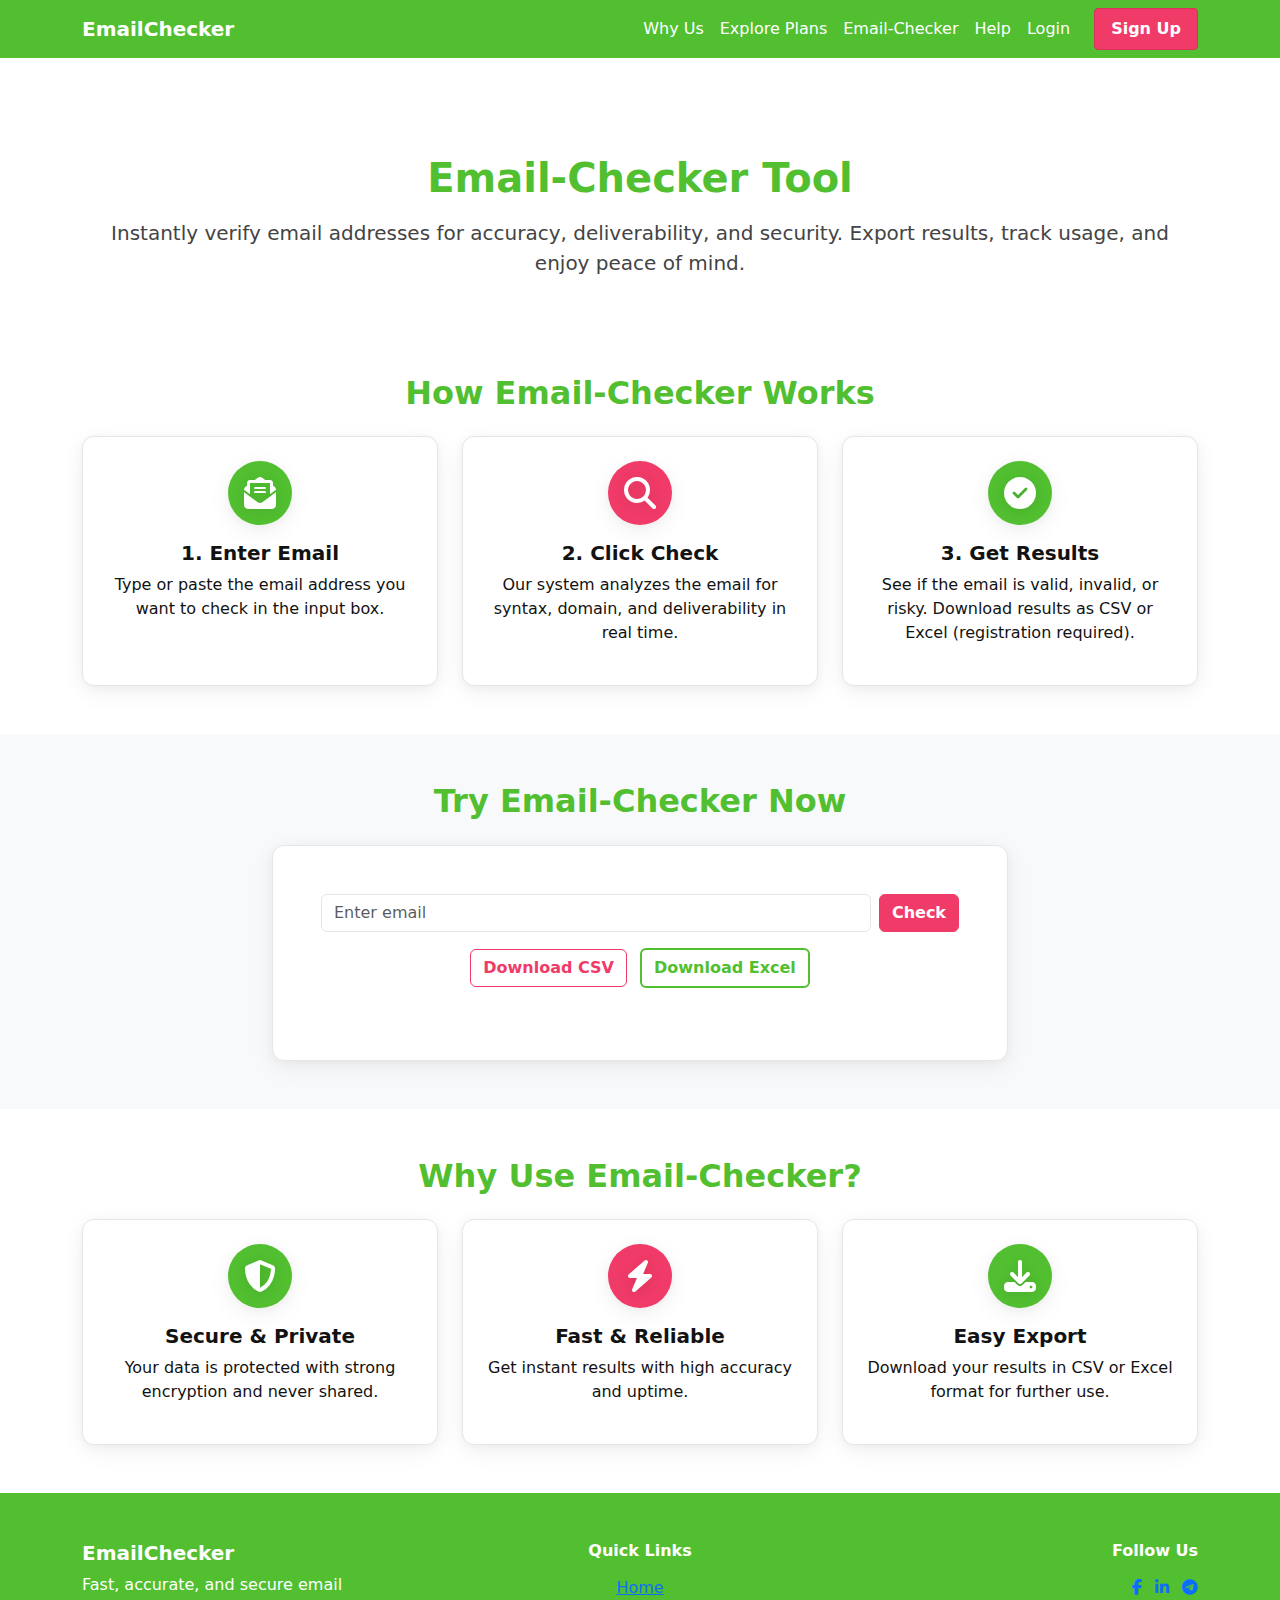
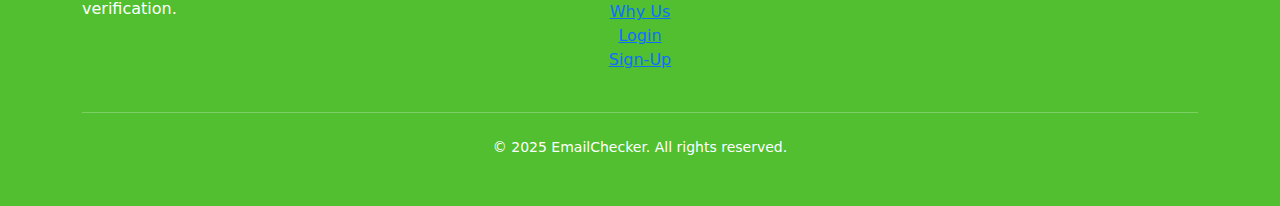
<file: email-checker.html>
<!DOCTYPE html>
<html lang="en">
<head>
  <meta charset="UTF-8">
  <title>Email-Checker | Email Checker</title>
  <meta name="viewport" content="width=device-width, initial-scale=1">
  <!-- Bootstrap CDN -->
  <link href="https://cdn.jsdelivr.net/npm/bootstrap@5.3.0/dist/css/bootstrap.min.css" rel="stylesheet">
  <!-- Font Awesome CDN -->
  <link rel="stylesheet" href="https://cdnjs.cloudflare.com/ajax/libs/font-awesome/6.4.2/css/all.min.css">
  <link rel="stylesheet" href="css/index.css">
  <link rel="stylesheet" href="css/body.css">
  <link rel="stylesheet" href="css/utill.css">
</head>
<body>
  <!-- Navbar -->
  <nav class="navbar navbar-expand-lg">
    <div class="container">
      <a class="navbar-brand fw-bold text-white" href="index.html">EmailChecker</a>
      <button class="navbar-toggler" type="button" data-bs-toggle="collapse" data-bs-target="#mainNav">
        <span class="navbar-toggler-icon"></span>
      </button>
      <div class="collapse navbar-collapse" id="mainNav">
        <ul class="navbar-nav ms-auto align-items-lg-center">
          <li class="nav-item"><a class="nav-link text-white" href="why_us.html">Why Us</a></li>
          <li class="nav-item"><a class="nav-link text-white" href="explore_plans.html">Explore Plans</a></li>
          <li class="nav-item"><a class="nav-link text-white active" href="#">Email-Checker</a></li>
          <li class="nav-item"><a class="nav-link text-white" href="#">Help</a></li>
          <li class="nav-item"><a class="nav-link text-white" href="#">Login</a></li>
          <li class="nav-item ms-lg-3"><a class="btn btn-accent" href="#">Sign Up</a></li>
        </ul>
      </div>
    </div>
  </nav>

  <!-- Hero Section -->
  <section class="hero text-center py-5 mt-5">
    <div class="container">
      <h1 class="fw-bold mb-3" style="color: var(--color-30);">Email-Checker Tool</h1>
      <p class="lead mb-0" style="color: #444;">
        Instantly verify email addresses for accuracy, deliverability, and security. Export results, track usage, and enjoy peace of mind.
      </p>
    </div>
  </section>

  <!-- How It Works -->
  <section class="section text-center">
    <div class="container">
      <h2 class="fw-bold mb-4">How Email-Checker Works</h2>
      <div class="row g-4 justify-content-center">
        <div class="col-md-4">
          <div class="section-card p-4 h-100">
            <div class="feature-icon mb-3 bg-30">
              <i class="fa-solid fa-envelope-open-text good-bet-icon"></i>
            </div>
            <h5 class="fw-bold">1. Enter Email</h5>
            <p>Type or paste the email address you want to check in the input box.</p>
          </div>
        </div>
        <div class="col-md-4">
          <div class="section-card p-4 h-100">
            <div class="feature-icon mb-3 bg-10">
              <i class="fa-solid fa-magnifying-glass good-bet-icon"></i>
            </div>
            <h5 class="fw-bold">2. Click Check</h5>
            <p>Our system analyzes the email for syntax, domain, and deliverability in real time.</p>
          </div>
        </div>
        <div class="col-md-4">
          <div class="section-card p-4 h-100">
            <div class="feature-icon mb-3 bg-30">
              <i class="fa-solid fa-circle-check good-bet-icon"></i>
            </div>
            <h5 class="fw-bold">3. Get Results</h5>
            <p>See if the email is valid, invalid, or risky. Download results as CSV or Excel (registration required).</p>
          </div>
        </div>
      </div>
    </div>
  </section>

  <!-- Live Demo Section -->
  <section class="section bg-light py-5">
    <div class="container">
      <h2 class="fw-bold mb-4 text-center" style="color: var(--color-30);">Try Email-Checker Now</h2>
      <div class="row justify-content-center">
        <div class="col-lg-8">
          <div class="section-card p-4 p-md-5">
            <div class="d-flex flex-column flex-md-row mb-3">
              <input type="email" id="emailInputDemo" class="form-control me-md-2 mb-3 mb-md-0" placeholder="Enter email">
              <button class="btn btn-primary" onclick="alert('This is a demo. Implement backend to check emails.')">Check</button>
            </div>
            <div class="text-center mt-3">
              <button class="btn btn-outline-primary me-2" data-bs-toggle="modal" data-bs-target="#registerModal">Download CSV</button>
              <button class="btn btn-outline-secondary" data-bs-toggle="modal" data-bs-target="#registerModal">Download Excel</button>
            </div>
            <div class="mt-4 text-center" id="resultBoxDemo"></div>
          </div>
        </div>
      </div>
    </div>
  </section>

  <!-- Registration Required Modal -->
  <div class="modal fade" id="registerModal" tabindex="-1" aria-labelledby="registerModalLabel" aria-hidden="true">
    <div class="modal-dialog modal-dialog-centered">
      <div class="modal-content section-card p-3">
        <div class="modal-header border-0">
          <h5 class="modal-title fw-bold" id="registerModalLabel">
            <i class="fa-solid fa-user-lock me-2 text-danger"></i>
            Registration Required
          </h5>
          <button type="button" class="btn-close" data-bs-dismiss="modal" aria-label="Close"></button>
        </div>
        <div class="modal-body text-center">
          <p class="mb-3 fs-5">
            Please register or log in to access the download features.<br>
            Creating an account is free and gives you access to CSV and Excel exports, usage tracking, and more.
          </p>
          <div class="d-flex flex-column flex-md-row justify-content-center gap-2">
            <a href="#" class="btn btn-primary">Sign Up</a>
            <a href="#" class="btn btn-outline-secondary">Log In</a>
          </div>
          <hr class="my-3">
          <small class="text-muted">
            Already have an account? Log in to unlock all features.
          </small>
        </div>
      </div>
    </div>
  </div>

  <!-- Benefits Section -->
  <section class="section text-center">
    <div class="container">
      <h2 class="fw-bold mb-4">Why Use Email-Checker?</h2>
      <div class="row g-4 justify-content-center">
        <div class="col-md-4">
          <div class="section-card p-4 h-100">
            <div class="feature-icon mb-3 bg-30">
              <i class="fa-solid fa-shield-halved good-bet-icon"></i>
            </div>
            <h5 class="fw-bold">Secure & Private</h5>
            <p>Your data is protected with strong encryption and never shared.</p>
          </div>
        </div>
        <div class="col-md-4">
          <div class="section-card p-4 h-100">
            <div class="feature-icon mb-3 bg-10">
              <i class="fa-solid fa-bolt good-bet-icon"></i>
            </div>
            <h5 class="fw-bold">Fast & Reliable</h5>
            <p>Get instant results with high accuracy and uptime.</p>
          </div>
        </div>
        <div class="col-md-4">
          <div class="section-card p-4 h-100">
            <div class="feature-icon mb-3 bg-30">
              <i class="fa-solid fa-download good-bet-icon"></i>
            </div>
            <h5 class="fw-bold">Easy Export</h5>
            <p>Download your results in CSV or Excel format for further use.</p>
          </div>
        </div>
      </div>
    </div>
  </section>

  <!-- Footer -->
  <footer class="footer py-5">
    <div class="container">
      <div class="row gy-4">
        <div class="col-md-4 text-center text-md-start">
          <h5 class="fw-bold text-white">EmailChecker</h5>
          <p class="mb-0">Fast, accurate, and secure email verification.</p>
        </div>
        <div class="col-md-4 text-center">
          <h6 class="fw-bold text-white mb-3">Quick Links</h6>
          <ul class="list-unstyled">
            <li><a href="index.html" class="footer-link">Home</a></li>
            <li><a href="why_us.html" class="footer-link">Why Us</a></li>
            <li><a href="#" class="footer-link">Login</a></li>
            <li><a href="#" class="footer-link">Sign-Up</a></li>
          </ul>
        </div>
        <div class="col-md-4 text-center text-md-end">
          <h6 class="fw-bold text-white mb-3">Follow Us</h6>
          <a href="#" class="social-icon me-2"><i class="fab fa-facebook-f"></i></a>
          <a href="#" class="social-icon me-2"><i class="fab fa-linkedin-in"></i></a>
          <a href="#" class="social-icon"><i class="fab fa-telegram-plane"></i></a>
        </div>
      </div>
      <hr class="footer-divider my-4">
      <div class="text-center small">
        &copy; 2025 EmailChecker. All rights reserved.
      </div>
    </div>
  </footer>

  <script src="bootstrap/js/bootstrap.min.js"></script>
</body>
</html>
</file>
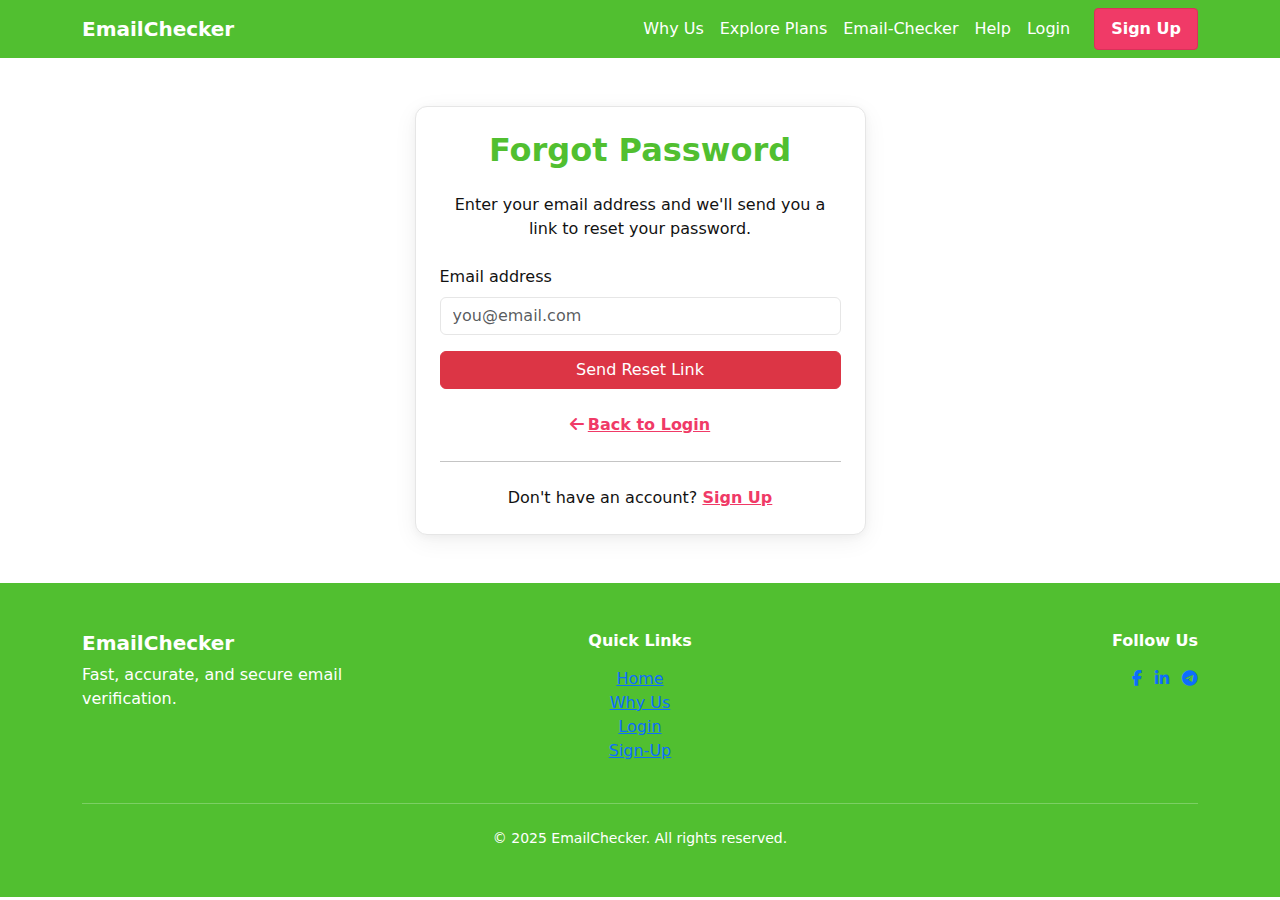
<file: forgot-password.html>
<!DOCTYPE html>
<html lang="en">
<head>
  <meta charset="UTF-8">
  <title>Forgot Password | Email Checker</title>
  <meta name="viewport" content="width=device-width, initial-scale=1">
  <!-- Bootstrap CDN -->
  <link href="https://cdn.jsdelivr.net/npm/bootstrap@5.3.0/dist/css/bootstrap.min.css" rel="stylesheet">
  <!-- Font Awesome CDN -->
  <link rel="stylesheet" href="https://cdnjs.cloudflare.com/ajax/libs/font-awesome/6.4.2/css/all.min.css">
  <link rel="stylesheet" href="css/index.css">
  <link rel="stylesheet" href="css/body.css">
  <link rel="stylesheet" href="css/utill.css">
</head>
<body>
  <!-- Navbar -->
  <nav class="navbar navbar-expand-lg">
    <div class="container">
      <a class="navbar-brand fw-bold text-white" href="index.html">EmailChecker</a>
      <button class="navbar-toggler" type="button" data-bs-toggle="collapse" data-bs-target="#mainNav">
        <span class="navbar-toggler-icon"></span>
      </button>
      <div class="collapse navbar-collapse" id="mainNav">
        <ul class="navbar-nav ms-auto align-items-lg-center">
          <li class="nav-item"><a class="nav-link text-white" href="why_us.html">Why Us</a></li>
          <li class="nav-item"><a class="nav-link text-white" href="explore_plans.html">Explore Plans</a></li>
          <li class="nav-item"><a class="nav-link text-white" href="email-checker.html">Email-Checker</a></li>
          <li class="nav-item"><a class="nav-link text-white" href="help.html">Help</a></li>
          <li class="nav-item"><a class="nav-link text-white" href="login.html">Login</a></li>
          <li class="nav-item ms-lg-3"><a class="btn btn-accent" href="signup.html">Sign Up</a></li>
        </ul>
      </div>
    </div>
  </nav>

  <!-- Forgot Password Section -->
  <section class="section py-5">
    <div class="container">
      <div class="row justify-content-center">
        <div class="col-md-6 col-lg-5">
          <div class="section-card p-4">
            <h2 class="fw-bold mb-4 text-center" style="color: var(--color-30);">Forgot Password</h2>
            <p class="text-center mb-4">Enter your email address and we'll send you a link to reset your password.</p>
            <form>
              <div class="mb-3">
                <label for="forgotEmail" class="form-label">Email address</label>
                <input type="email" class="form-control" id="forgotEmail" placeholder="you@email.com" required>
              </div>
              <button type="submit" class="btn btn-danger w-100 mb-2">Send Reset Link</button>
            </form>
            <div class="text-center mt-3">
              <a href="login.html" class="fw-bold" style="color: var(--color-10);"><i class="fa-solid fa-arrow-left me-1"></i>Back to Login</a>
            </div>
            <hr class="my-4">
            <div class="text-center">
              <span>Don't have an account?</span>
              <a href="signup.html" class="fw-bold" style="color: var(--color-10);">Sign Up</a>
            </div>
          </div>
        </div>
      </div>
    </div>
  </section>

  <!-- Footer -->
  <footer class="footer py-5">
    <div class="container">
      <div class="row gy-4">
        <div class="col-md-4 text-center text-md-start">
          <h5 class="fw-bold text-white">EmailChecker</h5>
          <p class="mb-0">Fast, accurate, and secure email verification.</p>
        </div>
        <div class="col-md-4 text-center">
          <h6 class="fw-bold text-white mb-3">Quick Links</h6>
          <ul class="list-unstyled">
            <li><a href="index.html" class="footer-link">Home</a></li>
            <li><a href="why_us.html" class="footer-link">Why Us</a></li>
            <li><a href="login.html" class="footer-link">Login</a></li>
            <li><a href="signup.html" class="footer-link">Sign-Up</a></li>
          </ul>
        </div>
        <div class="col-md-4 text-center text-md-end">
          <h6 class="fw-bold text-white mb-3">Follow Us</h6>
          <a href="#" class="social-icon me-2"><i class="fab fa-facebook-f"></i></a>
          <a href="#" class="social-icon me-2"><i class="fab fa-linkedin-in"></i></a>
          <a href="#" class="social-icon"><i class="fab fa-telegram-plane"></i></a>
        </div>
      </div>
      <hr class="footer-divider my-4">
      <div class="text-center small">
        &copy; 2025 EmailChecker. All rights reserved.
      </div>
    </div>
  </footer>

  <script src="bootstrap/js/bootstrap.min.js"></script>
</body>
</html>
</file>
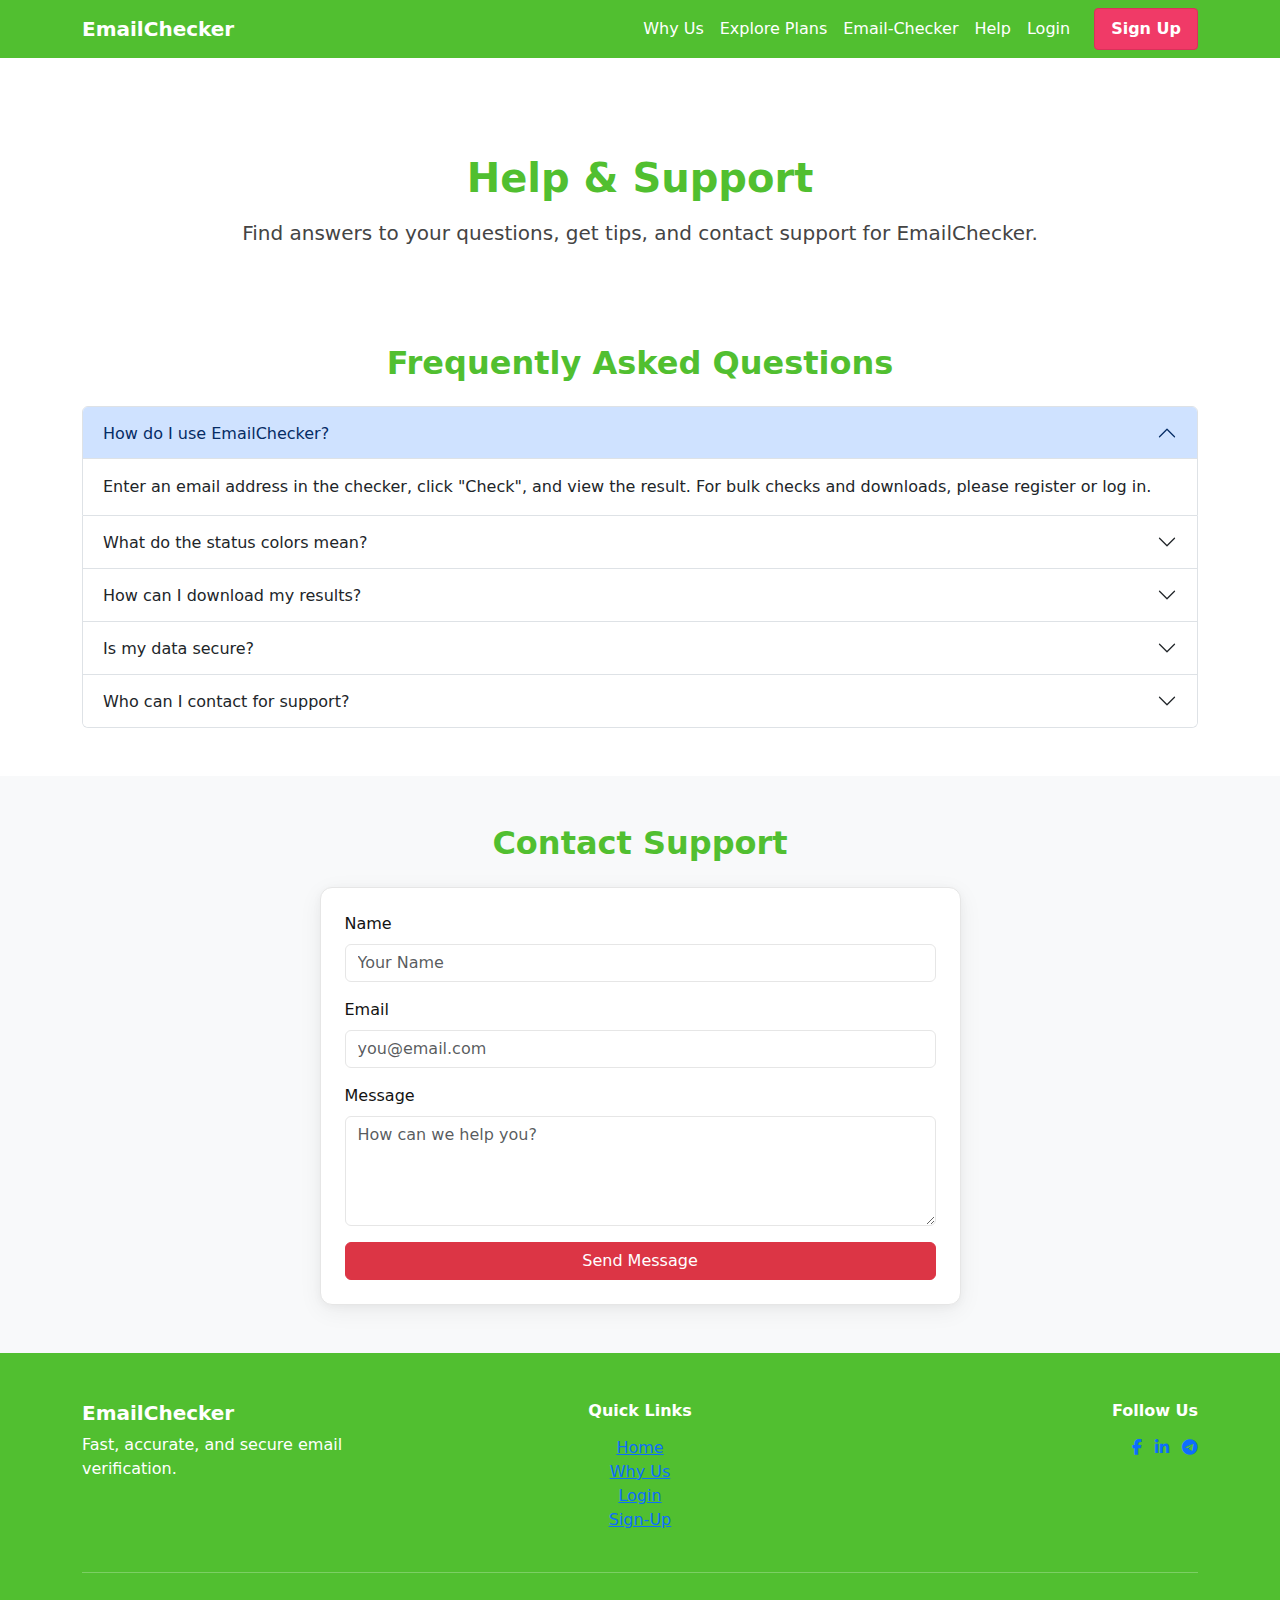
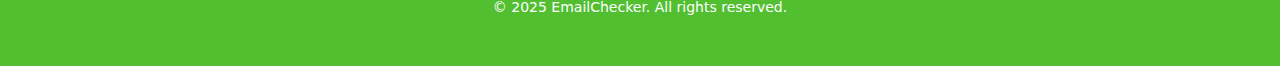
<file: help.html>
<!DOCTYPE html>
<html lang="en">
<head>
  <meta charset="UTF-8">
  <title>Help | Email Checker</title>
  <meta name="viewport" content="width=device-width, initial-scale=1">
  <!-- Bootstrap CDN -->
  <link href="https://cdn.jsdelivr.net/npm/bootstrap@5.3.0/dist/css/bootstrap.min.css" rel="stylesheet">
  <!-- Font Awesome CDN -->
  <link rel="stylesheet" href="https://cdnjs.cloudflare.com/ajax/libs/font-awesome/6.4.2/css/all.min.css">
  <link rel="stylesheet" href="css/index.css">
  <link rel="stylesheet" href="css/body.css">
  <link rel="stylesheet" href="css/utill.css">
</head>
<body>
  <!-- Navbar -->
  <nav class="navbar navbar-expand-lg">
    <div class="container">
      <a class="navbar-brand fw-bold text-white" href="index.html">EmailChecker</a>
      <button class="navbar-toggler" type="button" data-bs-toggle="collapse" data-bs-target="#mainNav">
        <span class="navbar-toggler-icon"></span>
      </button>
      <div class="collapse navbar-collapse" id="mainNav">
        <ul class="navbar-nav ms-auto align-items-lg-center">
          <li class="nav-item"><a class="nav-link text-white" href="why_us.html">Why Us</a></li>
          <li class="nav-item"><a class="nav-link text-white" href="explore_plans.html">Explore Plans</a></li>
          <li class="nav-item"><a class="nav-link text-white" href="email-checker.html">Email-Checker</a></li>
          <li class="nav-item"><a class="nav-link text-white active" href="#">Help</a></li>
          <li class="nav-item"><a class="nav-link text-white" href="#">Login</a></li>
          <li class="nav-item ms-lg-3"><a class="btn btn-accent" href="#">Sign Up</a></li>
        </ul>
      </div>
    </div>
  </nav>

  <!-- Hero Section -->
  <section class="hero text-center py-5 mt-5">
    <div class="container">
      <h1 class="fw-bold mb-3" style="color: var(--color-30);">Help & Support</h1>
      <p class="lead mb-0" style="color: #444;">
        Find answers to your questions, get tips, and contact support for EmailChecker.
      </p>
    </div>
  </section>

  <!-- FAQ Section -->
  <section class="section py-5">
    <div class="container">
      <h2 class="fw-bold mb-4 text-center" style="color: var(--color-30);">Frequently Asked Questions</h2>
      <div class="accordion" id="faqAccordion">
        <div class="accordion-item">
          <h2 class="accordion-header" id="faq1">
            <button class="accordion-button" type="button" data-bs-toggle="collapse" data-bs-target="#collapse1" aria-expanded="true" aria-controls="collapse1">
              How do I use EmailChecker?
            </button>
          </h2>
          <div id="collapse1" class="accordion-collapse collapse show" aria-labelledby="faq1" data-bs-parent="#faqAccordion">
            <div class="accordion-body">
              Enter an email address in the checker, click "Check", and view the result. For bulk checks and downloads, please register or log in.
            </div>
          </div>
        </div>
        <div class="accordion-item">
          <h2 class="accordion-header" id="faq2">
            <button class="accordion-button collapsed" type="button" data-bs-toggle="collapse" data-bs-target="#collapse2" aria-expanded="false" aria-controls="collapse2">
              What do the status colors mean?
            </button>
          </h2>
          <div id="collapse2" class="accordion-collapse collapse" aria-labelledby="faq2" data-bs-parent="#faqAccordion">
            <div class="accordion-body">
              Green means valid, red means invalid, and yellow means risky or unknown. Check the legend on the main page for details.
            </div>
          </div>
        </div>
        <div class="accordion-item">
          <h2 class="accordion-header" id="faq3">
            <button class="accordion-button collapsed" type="button" data-bs-toggle="collapse" data-bs-target="#collapse3" aria-expanded="false" aria-controls="collapse3">
              How can I download my results?
            </button>
          </h2>
          <div id="collapse3" class="accordion-collapse collapse" aria-labelledby="faq3" data-bs-parent="#faqAccordion">
            <div class="accordion-body">
              You must be registered and logged in to download results as CSV or Excel. Use the download buttons after checking emails.
            </div>
          </div>
        </div>
        <div class="accordion-item">
          <h2 class="accordion-header" id="faq4">
            <button class="accordion-button collapsed" type="button" data-bs-toggle="collapse" data-bs-target="#collapse4" aria-expanded="false" aria-controls="collapse4">
              Is my data secure?
            </button>
          </h2>
          <div id="collapse4" class="accordion-collapse collapse" aria-labelledby="faq4" data-bs-parent="#faqAccordion">
            <div class="accordion-body">
              Yes, your data is encrypted and never shared. We prioritize your privacy and security.
            </div>
          </div>
        </div>
        <div class="accordion-item">
          <h2 class="accordion-header" id="faq5">
            <button class="accordion-button collapsed" type="button" data-bs-toggle="collapse" data-bs-target="#collapse5" aria-expanded="false" aria-controls="collapse5">
              Who can I contact for support?
            </button>
          </h2>
          <div id="collapse5" class="accordion-collapse collapse" aria-labelledby="faq5" data-bs-parent="#faqAccordion">
            <div class="accordion-body">
              You can contact our support team using the form below or by emailing <a href="mailto:support@emailchecker.com">support@emailchecker.com</a>.
            </div>
          </div>
        </div>
      </div>
    </div>
  </section>

  <!-- Contact Support Section -->
  <section class="section bg-light py-5">
    <div class="container">
      <h2 class="fw-bold mb-4 text-center" style="color: var(--color-30);">Contact Support</h2>
      <div class="row justify-content-center">
        <div class="col-lg-7">
          <div class="section-card p-4">
            <form>
              <div class="mb-3">
                <label for="name" class="form-label">Name</label>
                <input type="text" class="form-control" id="name" placeholder="Your Name" required>
              </div>
              <div class="mb-3">
                <label for="email" class="form-label">Email</label>
                <input type="email" class="form-control" id="email" placeholder="you@email.com" required>
              </div>
              <div class="mb-3">
                <label for="message" class="form-label">Message</label>
                <textarea class="form-control" id="message" rows="4" placeholder="How can we help you?" required></textarea>
              </div>
              <button type="submit" class="btn btn-danger w-100">Send Message</button>
            </form>
          </div>
        </div>
      </div>
    </div>
  </section>

  <!-- Footer -->
  <footer class="footer py-5">
    <div class="container">
      <div class="row gy-4">
        <div class="col-md-4 text-center text-md-start">
          <h5 class="fw-bold text-white">EmailChecker</h5>
          <p class="mb-0">Fast, accurate, and secure email verification.</p>
        </div>
        <div class="col-md-4 text-center">
          <h6 class="fw-bold text-white mb-3">Quick Links</h6>
          <ul class="list-unstyled">
            <li><a href="index.html" class="footer-link">Home</a></li>
            <li><a href="why_us.html" class="footer-link">Why Us</a></li>
            <li><a href="#" class="footer-link">Login</a></li>
            <li><a href="#" class="footer-link">Sign-Up</a></li>
          </ul>
        </div>
        <div class="col-md-4 text-center text-md-end">
          <h6 class="fw-bold text-white mb-3">Follow Us</h6>
          <a href="#" class="social-icon me-2"><i class="fab fa-facebook-f"></i></a>
          <a href="#" class="social-icon me-2"><i class="fab fa-linkedin-in"></i></a>
          <a href="#" class="social-icon"><i class="fab fa-telegram-plane"></i></a>
        </div>
      </div>
      <hr class="footer-divider my-4">
      <div class="text-center small">
        &copy; 2025 EmailChecker. All rights reserved.
      </div>
    </div>
  </footer>

  <script src="bootstrap/js/bootstrap.min.js"></script>
</body>
</html>
</file>
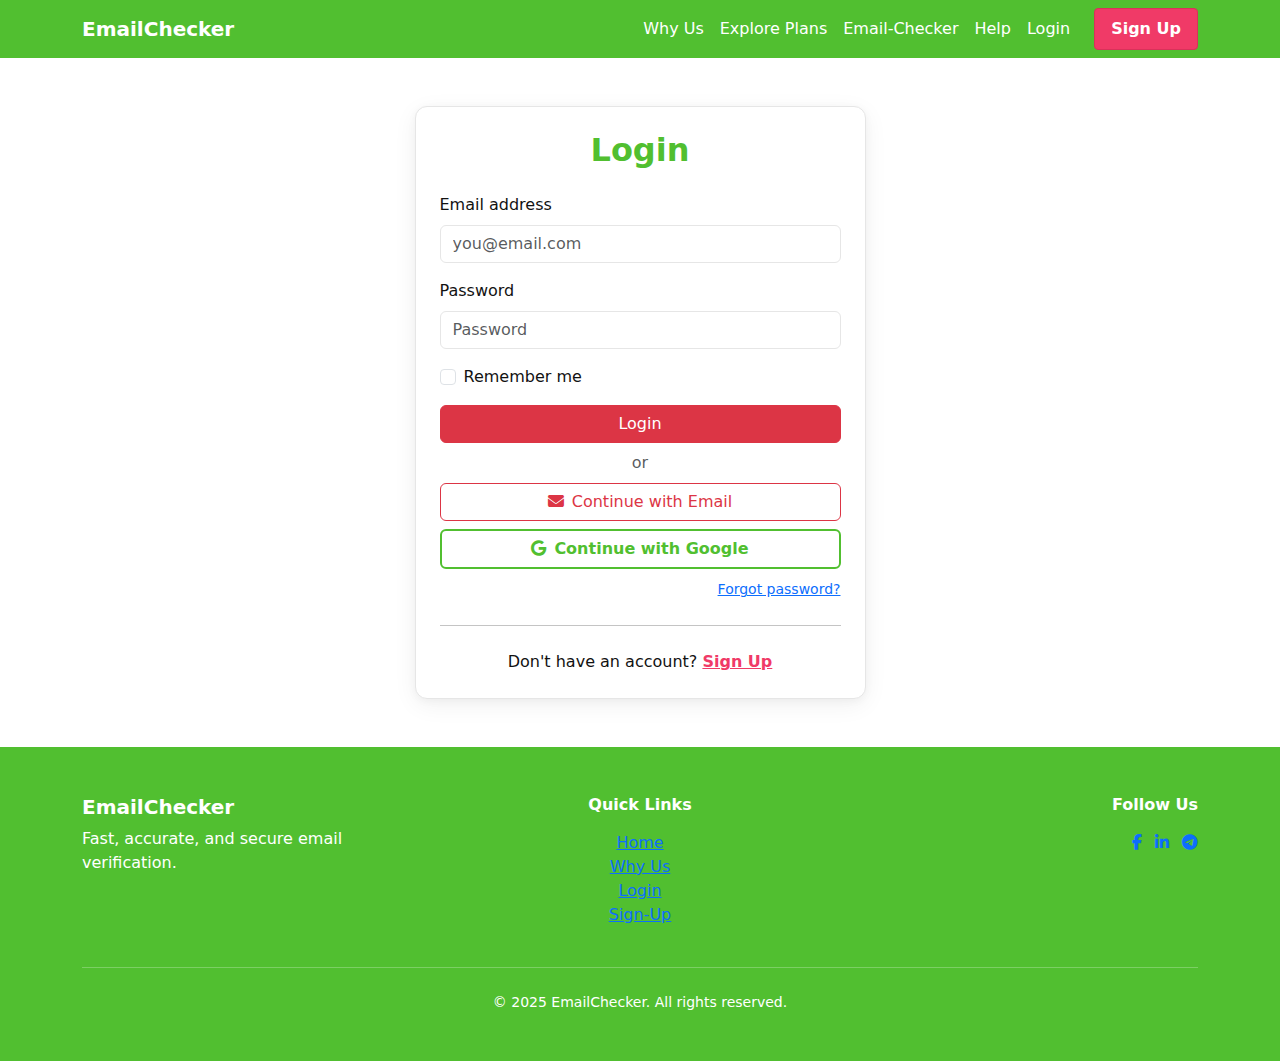
<file: login.html>
<!DOCTYPE html>
<html lang="en">
<head>
  <meta charset="UTF-8">
  <title>Login | Email Checker</title>
  <meta name="viewport" content="width=device-width, initial-scale=1">
  <!-- Bootstrap CDN -->
  <link href="https://cdn.jsdelivr.net/npm/bootstrap@5.3.0/dist/css/bootstrap.min.css" rel="stylesheet">
  <!-- Font Awesome CDN -->
  <link rel="stylesheet" href="https://cdnjs.cloudflare.com/ajax/libs/font-awesome/6.4.2/css/all.min.css">
  <link rel="stylesheet" href="css/index.css">
  <link rel="stylesheet" href="css/body.css">
  <link rel="stylesheet" href="css/utill.css">
</head>
<body>
  <!-- Navbar -->
  <nav class="navbar navbar-expand-lg">
    <div class="container">
      <a class="navbar-brand fw-bold text-white" href="index.html">EmailChecker</a>
      <button class="navbar-toggler" type="button" data-bs-toggle="collapse" data-bs-target="#mainNav">
        <span class="navbar-toggler-icon"></span>
      </button>
      <div class="collapse navbar-collapse" id="mainNav">
        <ul class="navbar-nav ms-auto align-items-lg-center">
          <li class="nav-item"><a class="nav-link text-white" href="why_us.html">Why Us</a></li>
          <li class="nav-item"><a class="nav-link text-white" href="explore_plans.html">Explore Plans</a></li>
          <li class="nav-item"><a class="nav-link text-white" href="email-checker.html">Email-Checker</a></li>
          <li class="nav-item"><a class="nav-link text-white" href="help.html">Help</a></li>
          <li class="nav-item"><a class="nav-link text-white active" href="#">Login</a></li>
          <li class="nav-item ms-lg-3"><a class="btn btn-accent" href="signup.html">Sign Up</a></li>
        </ul>
      </div>
    </div>
  </nav>

  <!-- Login Section -->
  <section class="section py-5">
    <div class="container">
      <div class="row justify-content-center">
        <div class="col-md-6 col-lg-5">
          <div class="section-card p-4">
            <h2 class="fw-bold mb-4 text-center" style="color: var(--color-30);">Login</h2>
            <form>
              <div class="mb-3">
                <label for="loginEmail" class="form-label">Email address</label>
                <input type="email" class="form-control" id="loginEmail" placeholder="you@email.com" required>
              </div>
              <div class="mb-3">
                <label for="loginPassword" class="form-label">Password</label>
                <input type="password" class="form-control" id="loginPassword" placeholder="Password" required>
              </div>
              <div class="mb-3 form-check">
                <input type="checkbox" class="form-check-input" id="rememberMe">
                <label class="form-check-label" for="rememberMe">Remember me</label>
              </div>
              <button type="submit" class="btn btn-danger w-100 mb-2">Login</button>
              <div class="text-center mb-2">
                <span class="text-muted">or</span>
              </div>
              <button type="button" class="btn btn-outline-danger w-100 mb-2">
                <i class="fa-solid fa-envelope me-2"></i>Continue with Email
              </button>
              <button type="button" class="btn btn-outline-secondary w-100">
                <i class="fab fa-google me-2"></i>Continue with Google
              </button>
              <div class="text-end mt-2">
                <a href="forgot-password.html" class="small">Forgot password?</a>
              </div>
            </form>
            <hr class="my-4">
            <div class="text-center">
              <span>Don't have an account?</span>
              <a href="signup.html" class="fw-bold" style="color: var(--color-10);">Sign Up</a>
            </div>
          </div>
        </div>
      </div>
    </div>
  </section>

  <!-- Footer -->
  <footer class="footer py-5">
    <div class="container">
      <div class="row gy-4">
        <div class="col-md-4 text-center text-md-start">
          <h5 class="fw-bold text-white">EmailChecker</h5>
          <p class="mb-0">Fast, accurate, and secure email verification.</p>
        </div>
        <div class="col-md-4 text-center">
          <h6 class="fw-bold text-white mb-3">Quick Links</h6>
          <ul class="list-unstyled">
            <li><a href="index.html" class="footer-link">Home</a></li>
            <li><a href="why_us.html" class="footer-link">Why Us</a></li>
            <li><a href="login.html" class="footer-link">Login</a></li>
            <li><a href="signup.html" class="footer-link">Sign-Up</a></li>
          </ul>
        </div>
        <div class="col-md-4 text-center text-md-end">
          <h6 class="fw-bold text-white mb-3">Follow Us</h6>
          <a href="#" class="social-icon me-2"><i class="fab fa-facebook-f"></i></a>
          <a href="#" class="social-icon me-2"><i class="fab fa-linkedin-in"></i></a>
          <a href="#" class="social-icon"><i class="fab fa-telegram-plane"></i></a>
        </div>
      </div>
      <hr class="footer-divider my-4">
      <div class="text-center small">
        &copy; 2025 EmailChecker. All rights reserved.
      </div>
    </div>
  </footer>

  <script src="bootstrap/js/bootstrap.min.js"></script>
</body>
</html>
</file>
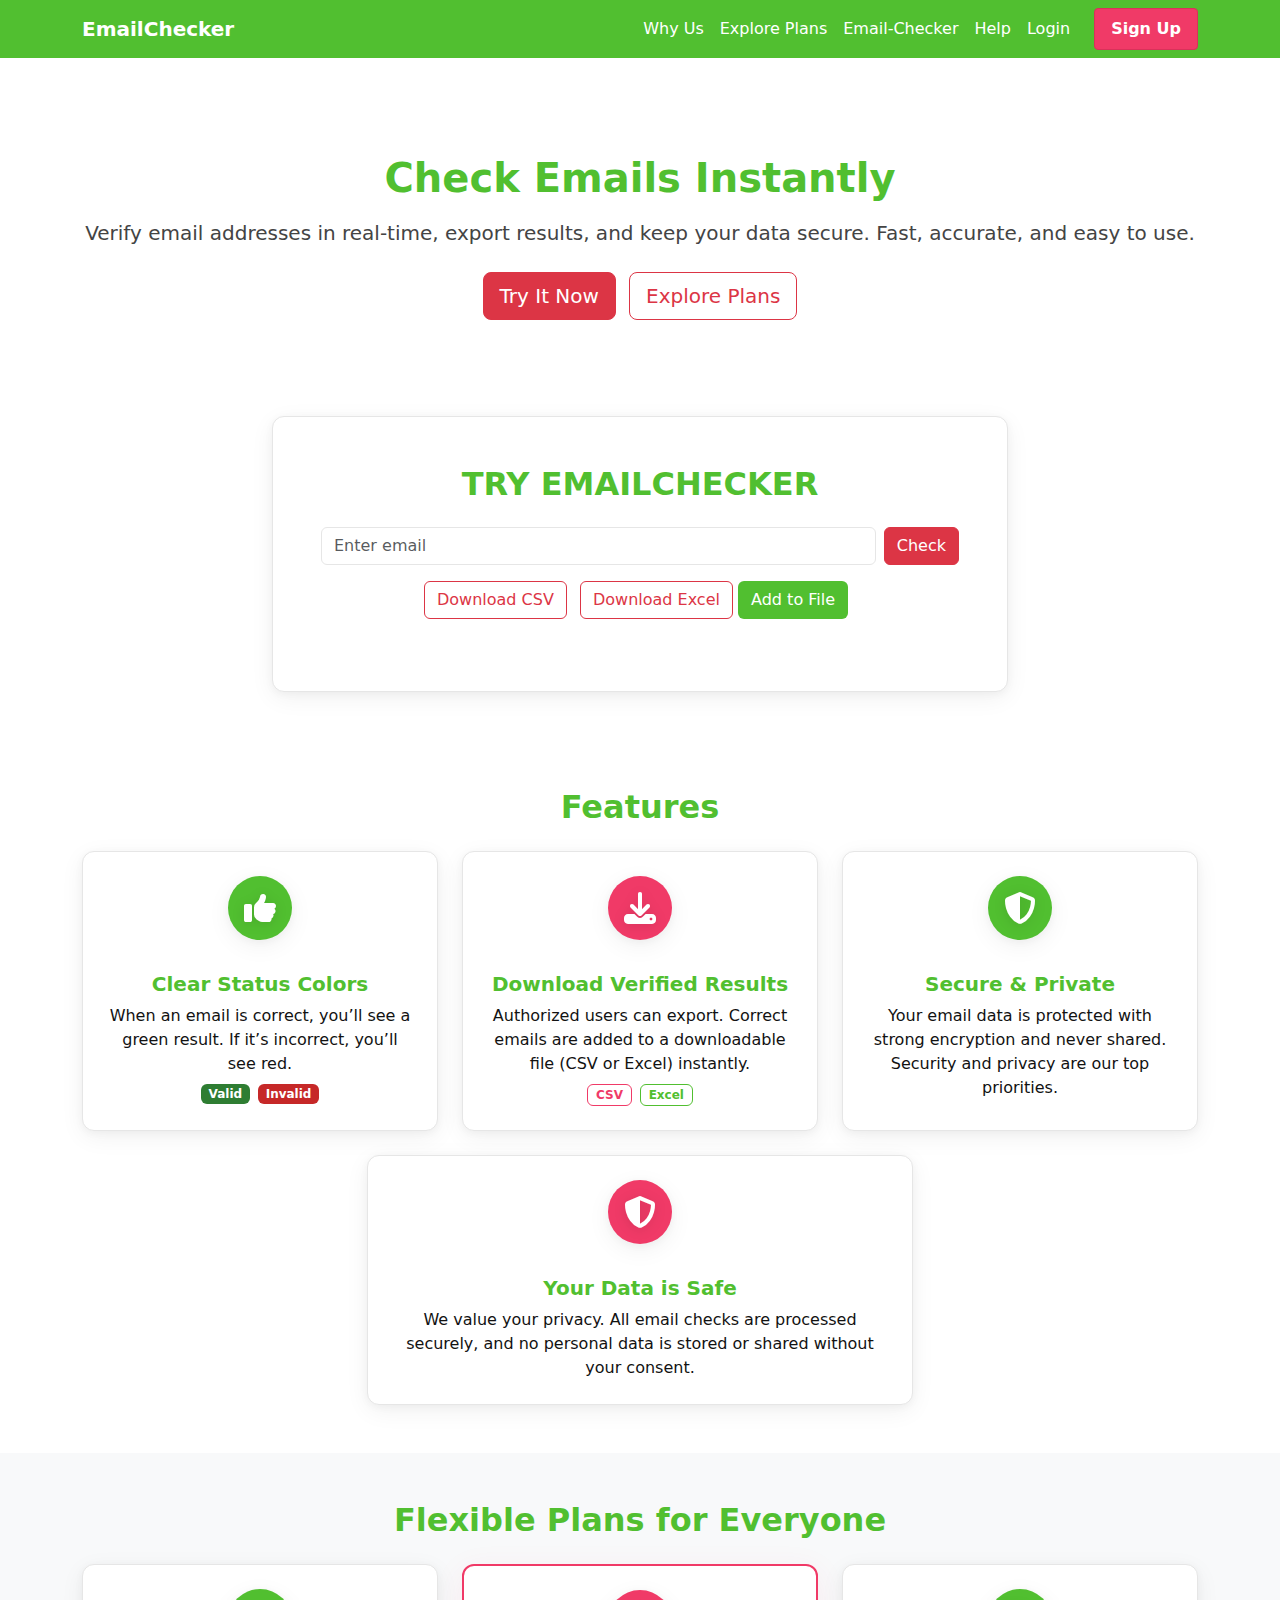
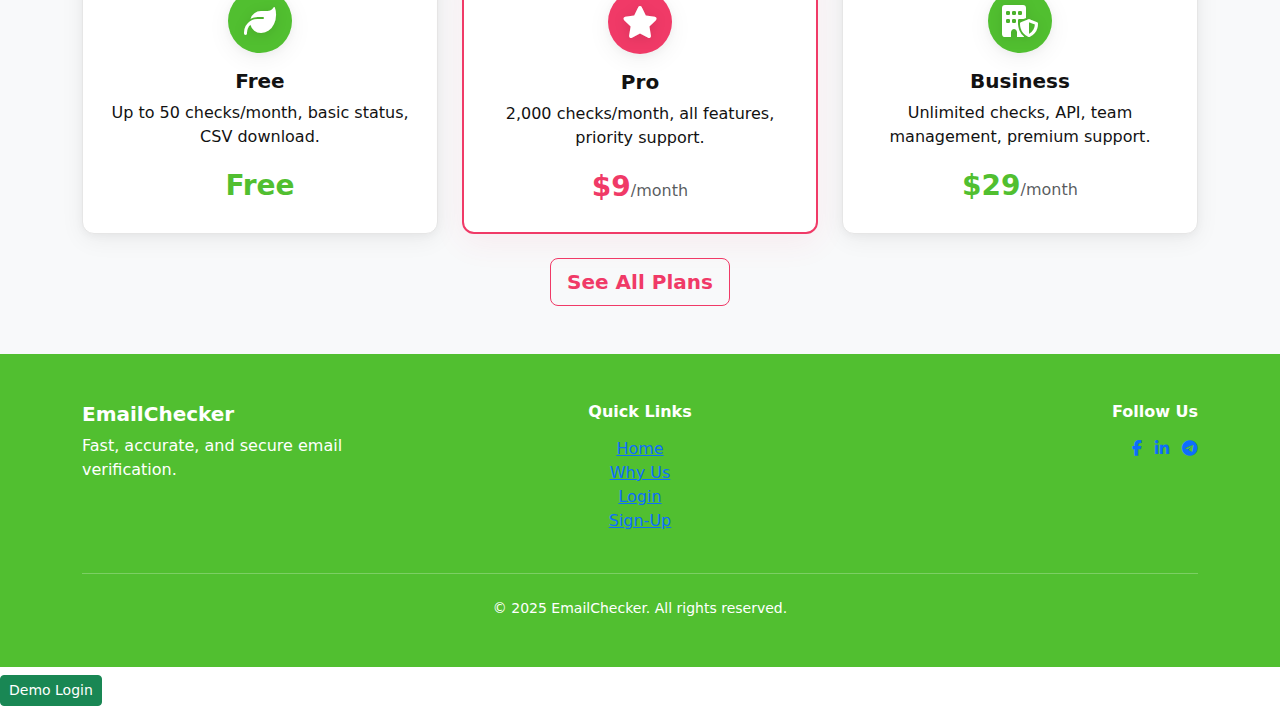
<file: main-page.html>
<!DOCTYPE html>
<html lang="en">
<head>
  <meta charset="UTF-8">
  <title>EmailChecker | Main Page</title>
  <meta name="viewport" content="width=device-width, initial-scale=1">
  <!-- Bootstrap CDN -->
  <link href="https://cdn.jsdelivr.net/npm/bootstrap@5.3.0/dist/css/bootstrap.min.css" rel="stylesheet">
  <!-- Font Awesome CDN -->
  <link rel="stylesheet" href="https://cdnjs.cloudflare.com/ajax/libs/font-awesome/6.4.2/css/all.min.css">
  <link rel="stylesheet" href="css/index.css">
  <link rel="stylesheet" href="css/body.css">
  <link rel="stylesheet" href="css/utill.css">
</head>
<body>
  <!-- Navbar -->
  <nav class="navbar navbar-expand-lg">
    <div class="container">
      <a class="navbar-brand fw-bold text-white" href="#">EmailChecker</a>
      <button class="navbar-toggler" type="button" data-bs-toggle="collapse" data-bs-target="#mainNav">
        <span class="navbar-toggler-icon"></span>
      </button>
      <div class="collapse navbar-collapse" id="mainNav">
        <ul class="navbar-nav ms-auto align-items-lg-center">
          <li class="nav-item"><a class="nav-link text-white" href="why_us.html">Why Us</a></li>
          <li class="nav-item"><a class="nav-link text-white" href="explore_plans.html">Explore Plans</a></li>
          <li class="nav-item"><a class="nav-link text-white" href="email-checker.html">Email-Checker</a></li>
          <li class="nav-item"><a class="nav-link text-white" href="help.html">Help</a></li>
          <li class="nav-item"><a class="nav-link text-white" href="login.html">Login</a></li>
          <li class="nav-item ms-lg-3"><a class="btn btn-accent" href="signup.html">Sign Up</a></li>
        </ul>
      </div>
    </div>
  </nav>

  <!-- Hero Section -->
  <section class="hero text-center py-5 mt-5">
    <div class="container">
      <h1 class="fw-bold mb-3" style="color: var(--color-30);">Check Emails Instantly</h1>
      <p class="lead mb-0" style="color: #444;">
        Verify email addresses in real-time, export results, and keep your data secure. Fast, accurate, and easy to use.
      </p>
      <div class="mt-4">
        <a href="#checker" class="btn btn-danger btn-lg me-2">Try It Now</a>
        <a href="explore_plans.html" class="btn btn-outline-danger btn-lg">Explore Plans</a>
      </div>
    </div>
  </section>

  <!-- Email Checker Form -->
  <section id="checker" class="section">
    <div class="container">
      <div class="row justify-content-center">
        <div class="col-lg-8">
          <div class="section-card p-4 p-md-5">
            <h2 class="fw-bold text-center text-uppercase mb-4">Try EmailChecker</h2>
            <div class="d-flex flex-column flex-md-row">
              <input type="email" id="emailInput" class="form-control me-md-2 mb-3 mb-md-0" placeholder="Enter email">
              <button class="btn btn-danger" onclick="handleCheck()">Check</button>
            </div>
            <div class="text-center mt-3">
              <button class="btn btn-outline-danger me-2" onclick="downloadCSV()">Download CSV</button>
              <button class="btn btn-outline-danger" onclick="downloadExcel()">Download Excel</button>
              <button class="btn Add-To-file me-2" onclick="showRegisterModal()">Add to File</button>
            </div>
            <div class="mt-4 text-center" id="resultBox"></div>
            <div id="savedFiles" class="mt-3"></div>
            <div id="savedFiles" class="mt-3"></div>
          </div>
        </div>
      </div>
    </div>
  </section>

  <!-- Locate Downloaded File -->
  <div class="modal fade" id="registerModal" tabindex="-1" aria-labelledby="registerModalLabel" aria-hidden="true">
    <div class="modal-dialog modal-dialog-centered">
      <div class="modal-content section-card p-3">
        <div class="modal-header border-0">
          <h5 class="modal-title fw-bold" id="registerModalLabel">
            <i class="fa-solid fa-file me-2 file-color"></i>
            Locate Downloaded File
          </h5>
          <button type="button" class="btn-close" data-bs-dismiss="modal" aria-label="Close"></button>
        </div>
        <div class="modal-body">
          <div class="container mt-3">
            <small class="text-muted"><em>Select the file you want to view or manage:</em></small><br>
            <ul class="list-group">
              <li class="list-group-item rename-file-item d-flex align-items-center justify-content-between"><span><i class="fa-solid fa-file me-2 file-color"></i><span class="file-name" onclick="openManagedFile(this)">Company Users Email</span></span><i class="fa-solid fa-pen pen-icon ms-2" onclick="enableRename(this.parentElement.querySelector('.file-name'))" title="Rename"></i></li>
              <li class="list-group-item active-add-file rename-file-item d-flex align-items-center justify-content-between"><span><i class="fa-solid fa-file me-2 file-color"></i><span class="file-name" onclick="openManagedFile(this)">New Users Email</span></span><i class="fa-solid fa-pen pen-icon ms-2" onclick="enableRename(this.parentElement.querySelector('.file-name'))" title="Rename"></i></li>
              <li class="list-group-item rename-file-item d-flex align-items-center justify-content-between"><span><i class="fa-solid fa-file me-2 file-color"></i><span class="file-name" onclick="openManagedFile(this)">Graduate Email</span></span><i class="fa-solid fa-pen pen-icon ms-2" onclick="enableRename(this.parentElement.querySelector('.file-name'))" title="Rename"></i></li>
              <li class="list-group-item rename-file-item d-flex align-items-center justify-content-between"><span><i class="fa-solid fa-file me-2 file-color"></i><span class="file-name" onclick="openManagedFile(this)">Student Email</span></span><i class="fa-solid fa-pen pen-icon ms-2" onclick="enableRename(this.parentElement.querySelector('.file-name'))" title="Rename"></i></li>
              <li class="list-group-item rename-file-item d-flex align-items-center justify-content-between"><span><i class="fa-solid fa-file me-2 file-color"></i><span class="file-name" onclick="openManagedFile(this)">Family Email</span></span><i class="fa-solid fa-pen pen-icon ms-2" onclick="enableRename(this.parentElement.querySelector('.file-name'))" title="Rename"></i></li>
            </ul>
          </div>
          <br>
          <div class="d-flex flex-column flex-md-row justify-content-end gap-2">
            <div class="form-check">
              <input class="form-check-input checkbox-color" type="checkbox" id="check1" name="option1" value="something">
              <label class="form-check-label">Remember my choice</label>
            </div>
          </div>
          <hr class="my-3">
          <small class="text-muted">
            Only valid emails will be added to your file.
          </small>
        </div>
      </div>
    </div>
  </div>

  <!-- Features Section -->
  <section id="features-section" class="section Features-Section text-center">
    <div class="container">
      <h2 class="fw-bold mb-4">Features</h2>
      <div class="row g-4">
        <div class="col-md-4">
          <div class="section-card p-4 h-100">
            <div class="feature-icon mb-3 bg-30">
              <i class="fa-solid fa-thumbs-up good-bet-icon"></i>
            </div>
            <h5 class="fw-bold">Clear Status Colors</h5>
            <p class="mb-2">When an email is correct, you’ll see a green result. If it’s incorrect, you’ll see red.</p>
            <div class="d-flex justify-content-center gap-2">
              <span class="badge bg-valid">Valid</span>
              <span class="badge bg-invalid">Invalid</span>
            </div>
          </div>
        </div>
        <div class="col-md-4">
          <div class="section-card p-4 h-100">
            <div class="feature-icon mb-3 bg-10">
              <i class="fa-solid fa-download good-bet-icon"></i>
            </div>
            <h5 class="fw-bold">Download Verified Results</h5>
            <p class="mb-2">Authorized users can export. Correct emails are added to a downloadable file (CSV or Excel) instantly.</p>
            <div class="d-flex justify-content-center gap-2">
              <span class="badge border border-10 text-10">CSV</span>
              <span class="badge border border-30 text-30">Excel</span>
            </div>
          </div>
        </div>
        <div class="col-md-4">
          <div class="section-card p-4 h-100">
            <div class="feature-icon mb-3 bg-30">
              <i class="fa-solid fa-shield-halved good-bet-icon"></i>
            </div>
            <h5 class="fw-bold">Secure & Private</h5>
            <p class="mb-0">Your email data is protected with strong encryption and never shared. Security and privacy are our top priorities.</p>
          </div>
        </div>
      </div>
      <div class="row justify-content-center mt-4">
        <div class="col-md-6">
          <div class="section-card p-4 h-100 text-center">
            <div class="feature-icon mb-3 bg-10">
              <i class="fa-solid fa-shield-halved good-bet-icon"></i>
            </div>
            <h5 class="fw-bold">Your Data is Safe</h5>
            <p class="mb-0">We value your privacy. All email checks are processed securely, and no personal data is stored or shared without your consent.</p>
          </div>
        </div>
      </div>
    </div>
  </section>

  <!-- Plans Preview Section -->
  <section class="section bg-light text-center py-5">
    <div class="container">
      <h2 class="fw-bold mb-4" style="color: var(--color-30);">Flexible Plans for Everyone</h2>
      <div class="row g-4 justify-content-center">
        <div class="col-md-4">
          <div class="section-card p-4 h-100">
            <div class="feature-icon mb-3 bg-30">
              <i class="fa-solid fa-leaf good-bet-icon"></i>
            </div>
            <h5 class="fw-bold">Free</h5>
            <p>Up to 50 checks/month, basic status, CSV download.</p>
            <span class="fw-bold fs-3" style="color: var(--color-30);">Free</span>
          </div>
        </div>
        <div class="col-md-4">
          <div class="section-card p-4 h-100 border-2 border-10" style="box-shadow: 0 8px 32px rgba(240,58,103,0.08);">
            <div class="feature-icon mb-3 bg-10">
              <i class="fa-solid fa-star good-bet-icon"></i>
            </div>
            <h5 class="fw-bold">Pro</h5>
            <p>2,000 checks/month, all features, priority support.</p>
            <span class="fw-bold fs-3" style="color: var(--color-10);">$9</span><span class="text-muted">/month</span>
          </div>
        </div>
        <div class="col-md-4">
          <div class="section-card p-4 h-100">
            <div class="feature-icon mb-3 bg-30">
              <i class="fa-solid fa-building-shield good-bet-icon"></i>
            </div>
            <h5 class="fw-bold">Business</h5>
            <p>Unlimited checks, API, team management, premium support.</p>
            <span class="fw-bold fs-3" style="color: var(--color-30);">$29</span><span class="text-muted">/month</span>
          </div>
        </div>
      </div>
      <div class="mt-4">
        <a href="explore_plans.html" class="btn btn-outline-primary btn-lg">See All Plans</a>
      </div>
    </div>
  </section>

  <!-- Footer -->
  <footer class="footer py-5">
    <div class="container">
      <div class="row gy-4">
        <div class="col-md-4 text-center text-md-start">
          <h5 class="fw-bold text-white">EmailChecker</h5>
          <p class="mb-0">Fast, accurate, and secure email verification.</p>
        </div>
        <div class="col-md-4 text-center">
          <h6 class="fw-bold text-white mb-3">Quick Links</h6>
          <ul class="list-unstyled">
            <li><a href="index.html" class="footer-link">Home</a></li>
            <li><a href="why_us.html" class="footer-link">Why Us</a></li>
            <li><a href="login.html" class="footer-link">Login</a></li>
            <li><a href="signup.html" class="footer-link">Sign-Up</a></li>
          </ul>
        </div>
        <div class="col-md-4 text-center text-md-end">
          <h6 class="fw-bold text-white mb-3">Follow Us</h6>
          <a href="#" class="social-icon me-2"><i class="fab fa-facebook-f"></i></a>
          <a href="#" class="social-icon me-2"><i class="fab fa-linkedin-in"></i></a>
          <a href="#" class="social-icon"><i class="fab fa-telegram-plane"></i></a>
        </div>
      </div>
      <hr class="footer-divider my-4">
      <div class="text-center small">
        &copy; 2025 EmailChecker. All rights reserved.
      </div>
    </div>
  </footer>

  <script src="bootstrap/js/bootstrap.min.js"></script>
  <script src="js/fileManager.js"></script>
  <script src="js/checker.js"></script>

<button class="btn btn-success btn-sm mt-2" onclick="simulateLogin()">Demo Login</button>

<script src="js/fileManager.js"></script>
</body>
</html>
</file>
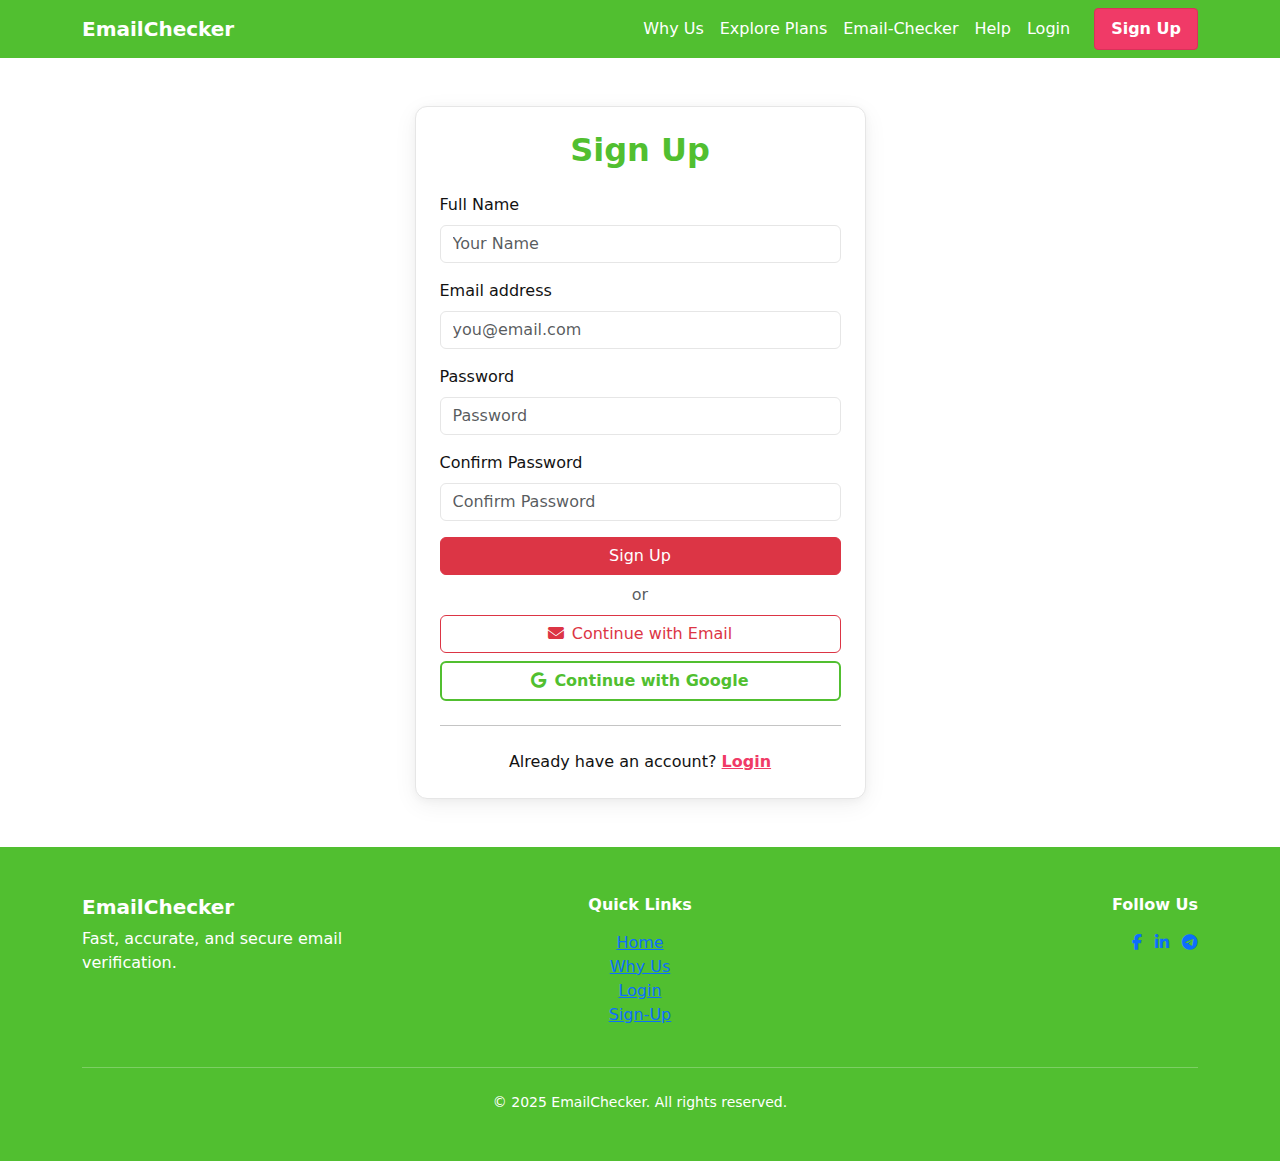
<file: signup.html>
<!DOCTYPE html>
<html lang="en">
<head>
  <meta charset="UTF-8">
  <title>Sign Up | Email Checker</title>
  <meta name="viewport" content="width=device-width, initial-scale=1">
  <!-- Bootstrap CDN -->
  <link href="https://cdn.jsdelivr.net/npm/bootstrap@5.3.0/dist/css/bootstrap.min.css" rel="stylesheet">
  <!-- Font Awesome CDN -->
  <link rel="stylesheet" href="https://cdnjs.cloudflare.com/ajax/libs/font-awesome/6.4.2/css/all.min.css">
  <link rel="stylesheet" href="css/index.css">
  <link rel="stylesheet" href="css/body.css">
  <link rel="stylesheet" href="css/utill.css">
</head>
<body>
  <!-- Navbar -->
  <nav class="navbar navbar-expand-lg">
    <div class="container">
      <a class="navbar-brand fw-bold text-white" href="index.html">EmailChecker</a>
      <button class="navbar-toggler" type="button" data-bs-toggle="collapse" data-bs-target="#mainNav">
        <span class="navbar-toggler-icon"></span>
      </button>
      <div class="collapse navbar-collapse" id="mainNav">
        <ul class="navbar-nav ms-auto align-items-lg-center">
          <li class="nav-item"><a class="nav-link text-white" href="why_us.html">Why Us</a></li>
          <li class="nav-item"><a class="nav-link text-white" href="explore_plans.html">Explore Plans</a></li>
          <li class="nav-item"><a class="nav-link text-white" href="email-checker.html">Email-Checker</a></li>
          <li class="nav-item"><a class="nav-link text-white" href="help.html">Help</a></li>
          <li class="nav-item"><a class="nav-link text-white" href="login.html">Login</a></li>
          <li class="nav-item ms-lg-3"><a class="btn btn-accent" href="#">Sign Up</a></li>
        </ul>
      </div>
    </div>
  </nav>

  <!-- Sign Up Section -->
  <section class="section py-5">
    <div class="container">
      <div class="row justify-content-center">
        <div class="col-md-6 col-lg-5">
          <div class="section-card p-4">
            <h2 class="fw-bold mb-4 text-center" style="color: var(--color-30);">Sign Up</h2>
            <form>
              <div class="mb-3">
                <label for="signupName" class="form-label">Full Name</label>
                <input type="text" class="form-control" id="signupName" placeholder="Your Name" required>
              </div>
              <div class="mb-3">
                <label for="signupEmail" class="form-label">Email address</label>
                <input type="email" class="form-control" id="signupEmail" placeholder="you@email.com" required>
              </div>
              <div class="mb-3">
                <label for="signupPassword" class="form-label">Password</label>
                <input type="password" class="form-control" id="signupPassword" placeholder="Password" required>
              </div>
              <div class="mb-3">
                <label for="signupConfirm" class="form-label">Confirm Password</label>
                <input type="password" class="form-control" id="signupConfirm" placeholder="Confirm Password" required>
              </div>
              <button type="submit" class="btn btn-danger w-100 mb-2">Sign Up</button>
              <div class="text-center mb-2">
                <span class="text-muted">or</span>
              </div>
              <button type="button" class="btn btn-outline-danger w-100 mb-2">
                <i class="fa-solid fa-envelope me-2"></i>Continue with Email
              </button>
              <button type="button" class="btn btn-outline-secondary w-100">
                <i class="fab fa-google me-2"></i>Continue with Google
              </button>
            </form>
            <hr class="my-4">
            <div class="text-center">
              <span>Already have an account?</span>
              <a href="login.html" class="fw-bold" style="color: var(--color-10);">Login</a>
            </div>
          </div>
        </div>
      </div>
    </div>
  </section>

  <!-- Footer -->
  <footer class="footer py-5">
    <div class="container">
      <div class="row gy-4">
        <div class="col-md-4 text-center text-md-start">
          <h5 class="fw-bold text-white">EmailChecker</h5>
          <p class="mb-0">Fast, accurate, and secure email verification.</p>
        </div>
        <div class="col-md-4 text-center">
          <h6 class="fw-bold text-white mb-3">Quick Links</h6>
          <ul class="list-unstyled">
            <li><a href="index.html" class="footer-link">Home</a></li>
            <li><a href="why_us.html" class="footer-link">Why Us</a></li>
            <li><a href="login.html" class="footer-link">Login</a></li>
            <li><a href="signup.html" class="footer-link">Sign-Up</a></li>
          </ul>
        </div>
        <div class="col-md-4 text-center text-md-end">
          <h6 class="fw-bold text-white mb-3">Follow Us</h6>
          <a href="#" class="social-icon me-2"><i class="fab fa-facebook-f"></i></a>
          <a href="#" class="social-icon me-2"><i class="fab fa-linkedin-in"></i></a>
          <a href="#" class="social-icon"><i class="fab fa-telegram-plane"></i></a>
        </div>
      </div>
      <hr class="footer-divider my-4">
      <div class="text-center small">
        &copy; 2025 EmailChecker. All rights reserved.
      </div>
    </div>
  </footer>

  <script src="bootstrap/js/bootstrap.min.js"></script>
</body>
</html>
</file>
<file: css/index.css>
/* ===== Design tokens ===== */
:root {
    --primary-bg: #ffffff;           /* Primary background (60%) */
    --navbar-bg: #51bf30;            /* Navbar/secondary background (30%) */
    --accent-bg: #f03a67;            /* Accent background (10%) */
    --accent-bg-hover: #d8325a;      /* Accent background hover */
    --text-main: #121212;            /* Main text */
    --navbar-link: #ffffff;          /* Navbar link text */
    --navbar-link-hover: #f03a67;    /* Navbar link hover (accent) */
    --accent-text: #ffffff;          /* Text on accent backgrounds */
    --border-muted: #e6e6e6;         /* Light borders */
    --shadow-soft: 0 6px 24px rgba(0,0,0,0.06), 0 2px 8px rgba(0,0,0,0.04);
}

/*  <!-- Navbar --> */

/* Navbar background (30% color) */
.navbar {
    background-color: var(--navbar-bg);
}

/* White text for links */
.navbar .nav-link {
    color: var(--navbar-link);
    font-weight: 500;
    padding: 0.5rem 1rem;
}

/* Hover effect with accent (10% color) */
.navbar .nav-link:hover {
    color: var(--navbar-link-hover);
}
/* Accent button */
.btn-accent {
    background-color: var(--accent-bg);
    color: var(--accent-text);
    font-weight: 600;
    padding: 0.5rem 1rem;
    border-radius: 4px;
    border-color: var(--accent-bg-hover);
    text-decoration: none;
}

.btn-accent:hover {
    background-color: var(--accent-bg-hover);
    color: var(--accent-bg);
}

/* Mobile toggler icon color fix */
.navbar-toggler {
    border-color: rgba(255,255,255,0.3);
}
.navbar-toggler-icon {
    filter: invert(1);
}

.Add-To-file {
    background-color: var(--navbar-bg);
    color: var(--accent-text);

}

.Add-To-file:hover {
    color: var(--navbar-bg);
    border: 1.5px solid var(--navbar-bg);
}
</file>
<file: css/body.css>
/* Good bet icon style for Font Awesome thumbs-up */
.good-bet-icon {
  color: #fff;
  font-size: 32px;
  filter: drop-shadow(0 2px 6px rgba(0,0,0,0.10));
  transition: transform 0.2s;
}
.good-bet-icon:hover {
  transform: scale(1.15) rotate(-8deg);
  color: #f8f8f8;
}
/* ===== Design tokens (60-30-10) ===== */
:root {
  --color-60: #ffffff;   /* Primary (60%) — page background */
  --color-30: #51bf30;   /* Secondary (30%) — surfaces/nav/footer/outlines */
  --color-10: #f03a67;   /* Accent (10%) — primary CTAs */
  --text-main: #121212;  /* Main text */
  --text-inverse: #ffffff;
  --border-muted: #e6e6e6;
  --shadow-soft: 0 6px 24px rgba(0,0,0,0.06), 0 2px 8px rgba(0,0,0,0.04);
}

/* ===== Base ===== */
html, body {
  background: var(--color-60);
  color: var(--text-main);
  font-family: "Segoe UI", system-ui, -apple-system, Roboto, Arial, sans-serif;
  line-height: 1.5;
}

/* ===== Navbar & Footer (30%) ===== */
.navbar,
footer {
  background: var(--color-30);
  color: var(--text-inverse);
}
.navbar .navbar-brand,
.navbar .nav-link,
footer {
  color: var(--text-inverse);
}
.navbar .nav-link:hover,
.navbar .nav-link:focus {
  color: var(--color-10);
}

/* Toggler visibility on colored navbar */
.navbar .navbar-toggler { border-color: rgba(255,255,255,0.3); }
.navbar .navbar-toggler-icon { filter: invert(1); }

/* ===== Sections ===== */
.section { padding: 3rem 0; }
.hero { background: var(--color-60); text-align: center; }
.hero h1 { color: var(--color-30);}
.hero .lead { color: #444; }

/* ===== Cards ===== */
.section-card {
  background: #ffffff;
  border: 1px solid var(--border-muted);
  border-radius: 12px;
  box-shadow: var(--shadow-soft);
}
.section-card h2 {
    color: var(--color-30);
}
.section h2 {
    color: var(--color-30);
}

/* ===== Buttons ===== */
/* Primary action — accent pink (10%) */
.btn-primary {
  background: var(--color-10);
  border-color: var(--color-10);
  color: var(--text-inverse);
  font-weight: 600;
}
.btn-primary:hover,
.btn-primary:focus {
  background: #d8315a;
  border-color: #d8315a;
  color: #fff;
}

/* Accent outline — pink outline */
.btn-outline-primary {
  color: var(--color-10);
  border-color: var(--color-10);
  background: transparent;
  font-weight: 600;
}
.btn-outline-primary:hover,
.btn-outline-primary:focus {
  background: var(--color-10);
  color: #fff;
  border-color: var(--color-10);
}

/* Secondary outline — green outline (30%) */
.btn-outline-secondary {
  color: var(--color-30);
  border: 2px solid var(--color-30);
  background: transparent;
  font-weight: 600;
}
.btn-outline-secondary:hover,
.btn-outline-secondary:focus {
  background: var(--color-30);
  color: #fff;
  border-color: var(--color-30);
}

/* Navbar special buttons (if present) */
.btn-login {
  background-color: #ffffff;
  color: var(--color-30);
  border: 2px solid var(--color-30);
  font-weight: 600;
  padding: 0.4rem 1rem;
  border-radius: 4px;
  text-decoration: none;
}
.btn-login:hover {
  background-color: #f8f8f8;
  color: #44a728;
  border-color: #44a728;
}
.btn-signup {
  background-color: var(--color-30);
  color: #ffffff;
  font-weight: 600;
  padding: 0.4rem 1rem;
  border-radius: 4px;
  text-decoration: none;
  border: 2px solid var(--color-30);
}
.btn-signup:hover {
  background-color: #44a728;
  border-color: #44a728;
  color: #ffffff;
}

/* ===== Inputs ===== */
.form-control {
  border-color: var(--border-muted);
}
.form-control:focus {
  border-color: var(--color-30);
  box-shadow: 0 0 0 0.2rem rgba(81, 191, 48, 0.2);
}

/* ===== Result states ===== */
.result-valid { color: #2e7d32; font-weight: 600; }
.result-invalid { color: #c62828; font-weight: 600; }
.result-warn { color: #9a6b00; font-weight: 600; }



/* Feature icon circle */
.feature-icon {
  width: 64px;
  height: 64px;
  border-radius: 50%;
  display: inline-flex;
  align-items: center;
  justify-content: center;
  font-size: 28px;
  color: #ffffff;
  box-shadow: var(--shadow-soft);
}

.Features-Section h5 {
    color: var(--color-30);
    margin-top: 1rem;
    margin-bottom: 0.5rem;
}

/* Color helpers for icon circles and badges */
.bg-30 { background-color: var(--color-30); }
.bg-10 { background-color: var(--color-10); }

/* Status badges (visual example for users) */
.bg-valid { background-color: #2e7d32; }   /* accessible green */
.bg-invalid { background-color: #c62828; } /* accessible red */

/* Accent borders and text */
.border-10 { border-color: var(--color-10) !important; }
.border-30 { border-color: var(--color-30) !important; }
.text-10 { color: var(--color-10) !important; }
.text-30 { color: var(--color-30) !important; }
</file>
<file: css/utill.css>
:root {
    --primary-bg: #ffffff;           /* Primary background (60%) */
    --navbar-bg: #51bf30;            /* Navbar/secondary background (30%) */
    --accent-bg: #f03a67;            /* Accent background (10%) */
    --accent-bg-hover: #d8325a;      /* Accent background hover */
    --text-main: #121212;            /* Main text */
    --navbar-link: #ffffff;          /* Navbar link text */
    --navbar-link-hover: #f03a67;    /* Navbar link hover (accent) */
    --accent-text: #ffffff;          /* Text on accent backgrounds */
    --border-muted: #e6e6e6;         /* Light borders */
    --shadow-soft: 0 6px 24px rgba(0,0,0,0.06), 0 2px 8px rgba(0,0,0,0.04);
}


.green-text-color {
    color: var(--navbar-bgs);
}
.btn-color {
    background-color: var(--accent-bg);
    color: var(--accent-text);
}
</file>
